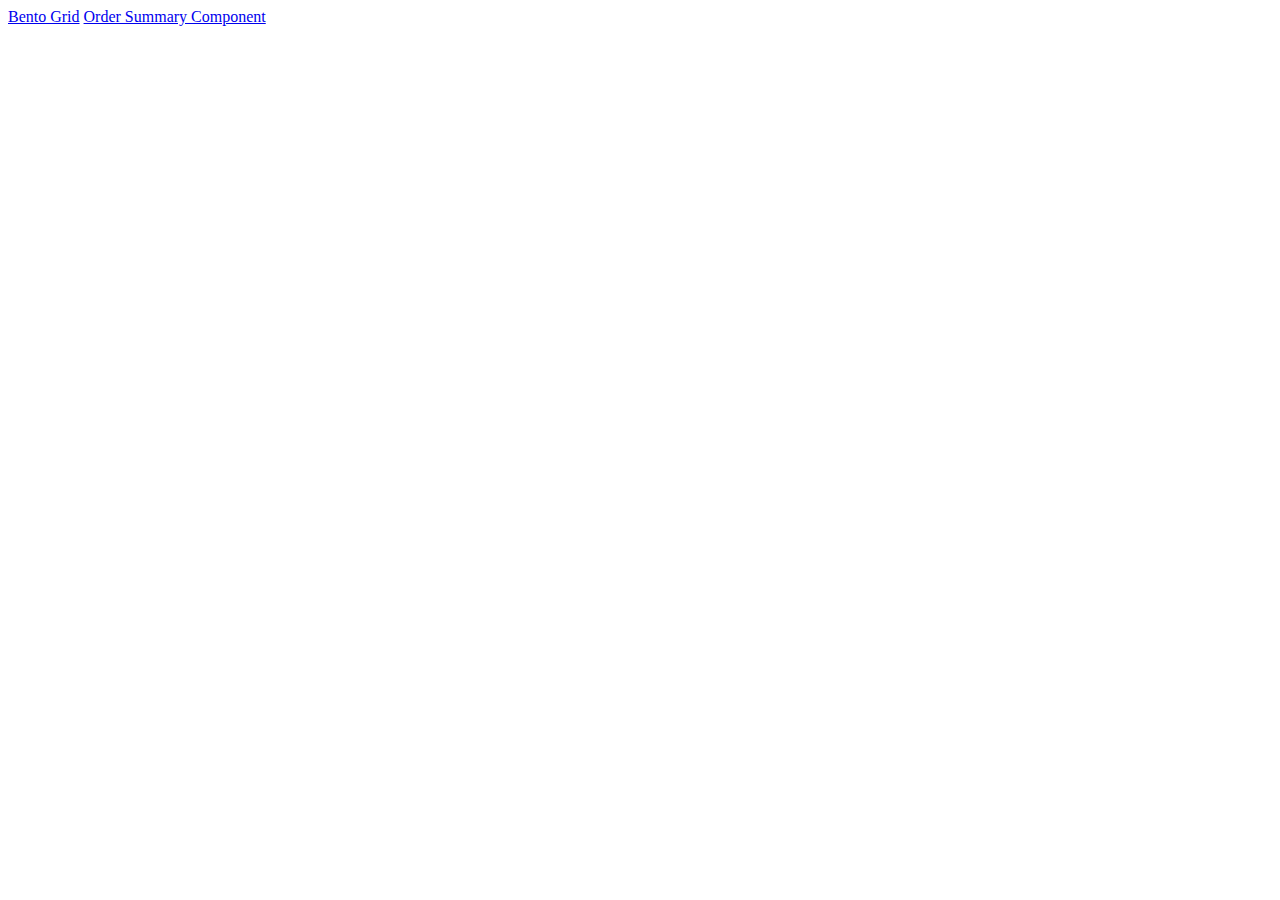
<file: index.html>
<!DOCTYPE html>
<html lang="en">
<head>
    <meta charset="UTF-8">
    <meta name="viewport" content="width=device-width, initial-scale=1.0">
    <title>Links</title>
</head>
<body>
    <a href="./bento-grid/">Bento Grid</a>
    <a href="./order-summary-component/">Order Summary Component</a>
</body>
</html>
</file>
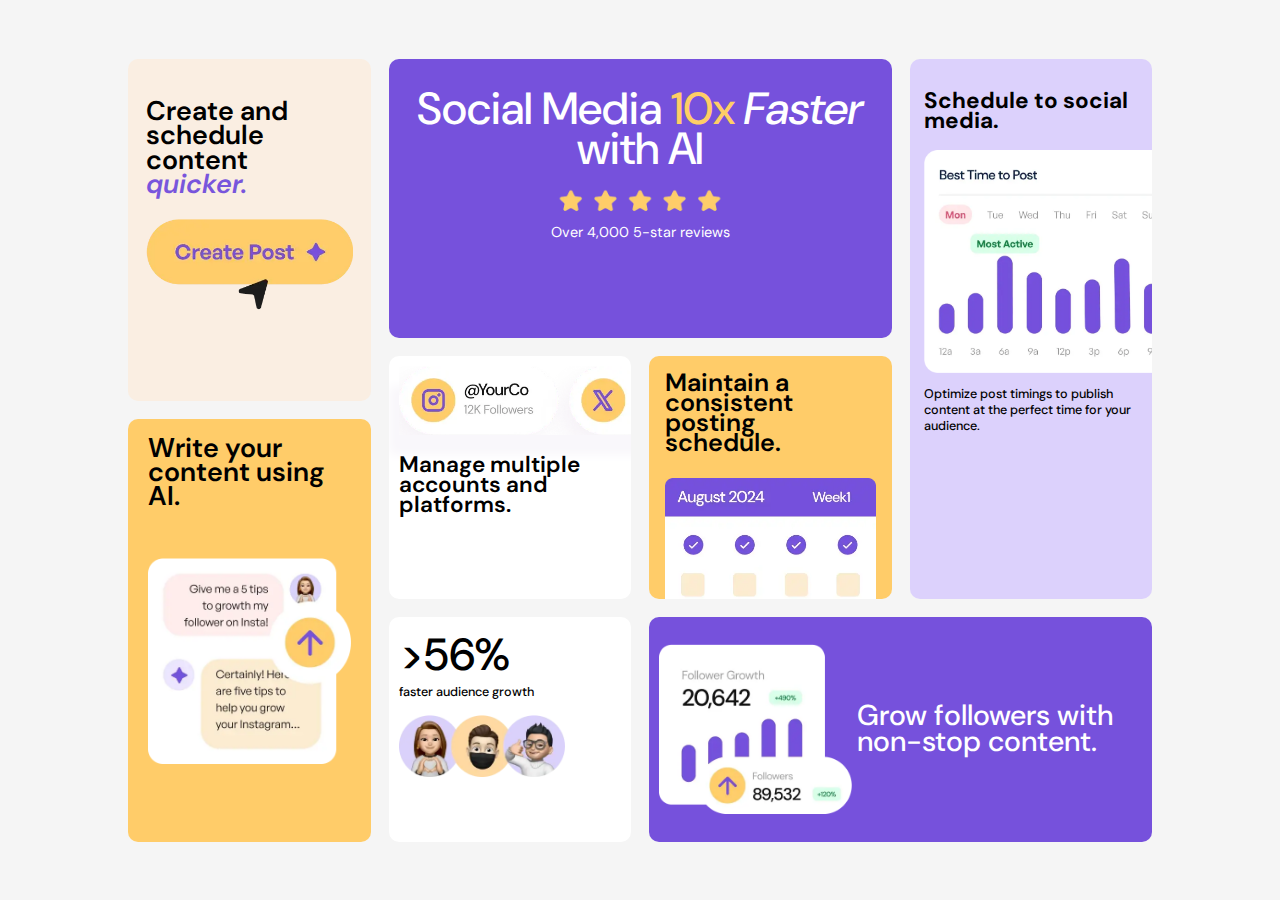
<file: bento-grid/index.html>
<!DOCTYPE html>
<html lang="en">
<head>
    <meta charset="UTF-8">
    <meta name="viewport" content="width=device-width, initial-scale=1.0">
    <title>Bento Grid</title>
    <link rel="shortcut icon" href="images/favicon-32x32.png" type="image/x-icon">
    <link rel="stylesheet" href="style.css">
    <link rel="preconnect" href="https://fonts.googleapis.com">
<link rel="preconnect" href="https://fonts.gstatic.com" crossorigin>
<link href="https://fonts.googleapis.com/css2?family=DM+Sans:ital,opsz,wght@0,9..40,100..1000;1,9..40,100..1000&display=swap" rel="stylesheet">
</head>
<body>
    <div class="container">
        <div class="card">
            <div class="heading">Social Media <span>10x</span> <em>Faster</em> with AI</div>
            <img src="images/illustration-five-stars.webp" alt="five stars">
            <div>Over 4,000 5-star reviews</div>
        </div>
        <div class="card">
            <img src="images/illustration-multiple-platforms.webp" alt="multiple platforms">
            <div>Manage multiple accounts and platforms.</div>
        </div>
        <div class="card">
            <h2>Maintain a consistent posting schedule.</h2>
            <img src="images/illustration-consistent-schedule.webp" alt="consistent schedule">
        </div>
        <div class="card">
            <h2>Schedule to social media.</h2>
            <img src="images/illustration-schedule-posts.webp" alt="schedule posts">
            <p>Optimize post timings to publish content at the perfect time for your audience.</p>
        </div>
        <div class="card">
            <img src="images/illustration-grow-followers.webp" alt="grow followers">
            <div>Grow followers with non-stop content.</div>
        </div>
        <div class="card">
            <h1>&gt;56&percnt;</h1>
            <p>faster audience growth</p>
            <img src="images/illustration-audience-growth.webp" alt="audience growth">
        </div>
        <div class="card">
            <h2>Create and schedule content <em>quicker.</em></h2>
            <img src="images/illustration-create-post.webp" alt="create post">
        </div>
        <div class="card">
            <h2>Write your content using AI.</h2>
            <img src="images/illustration-ai-content.webp" alt="ai content">
        </div>
    </div>
</body>
</html>
</file>
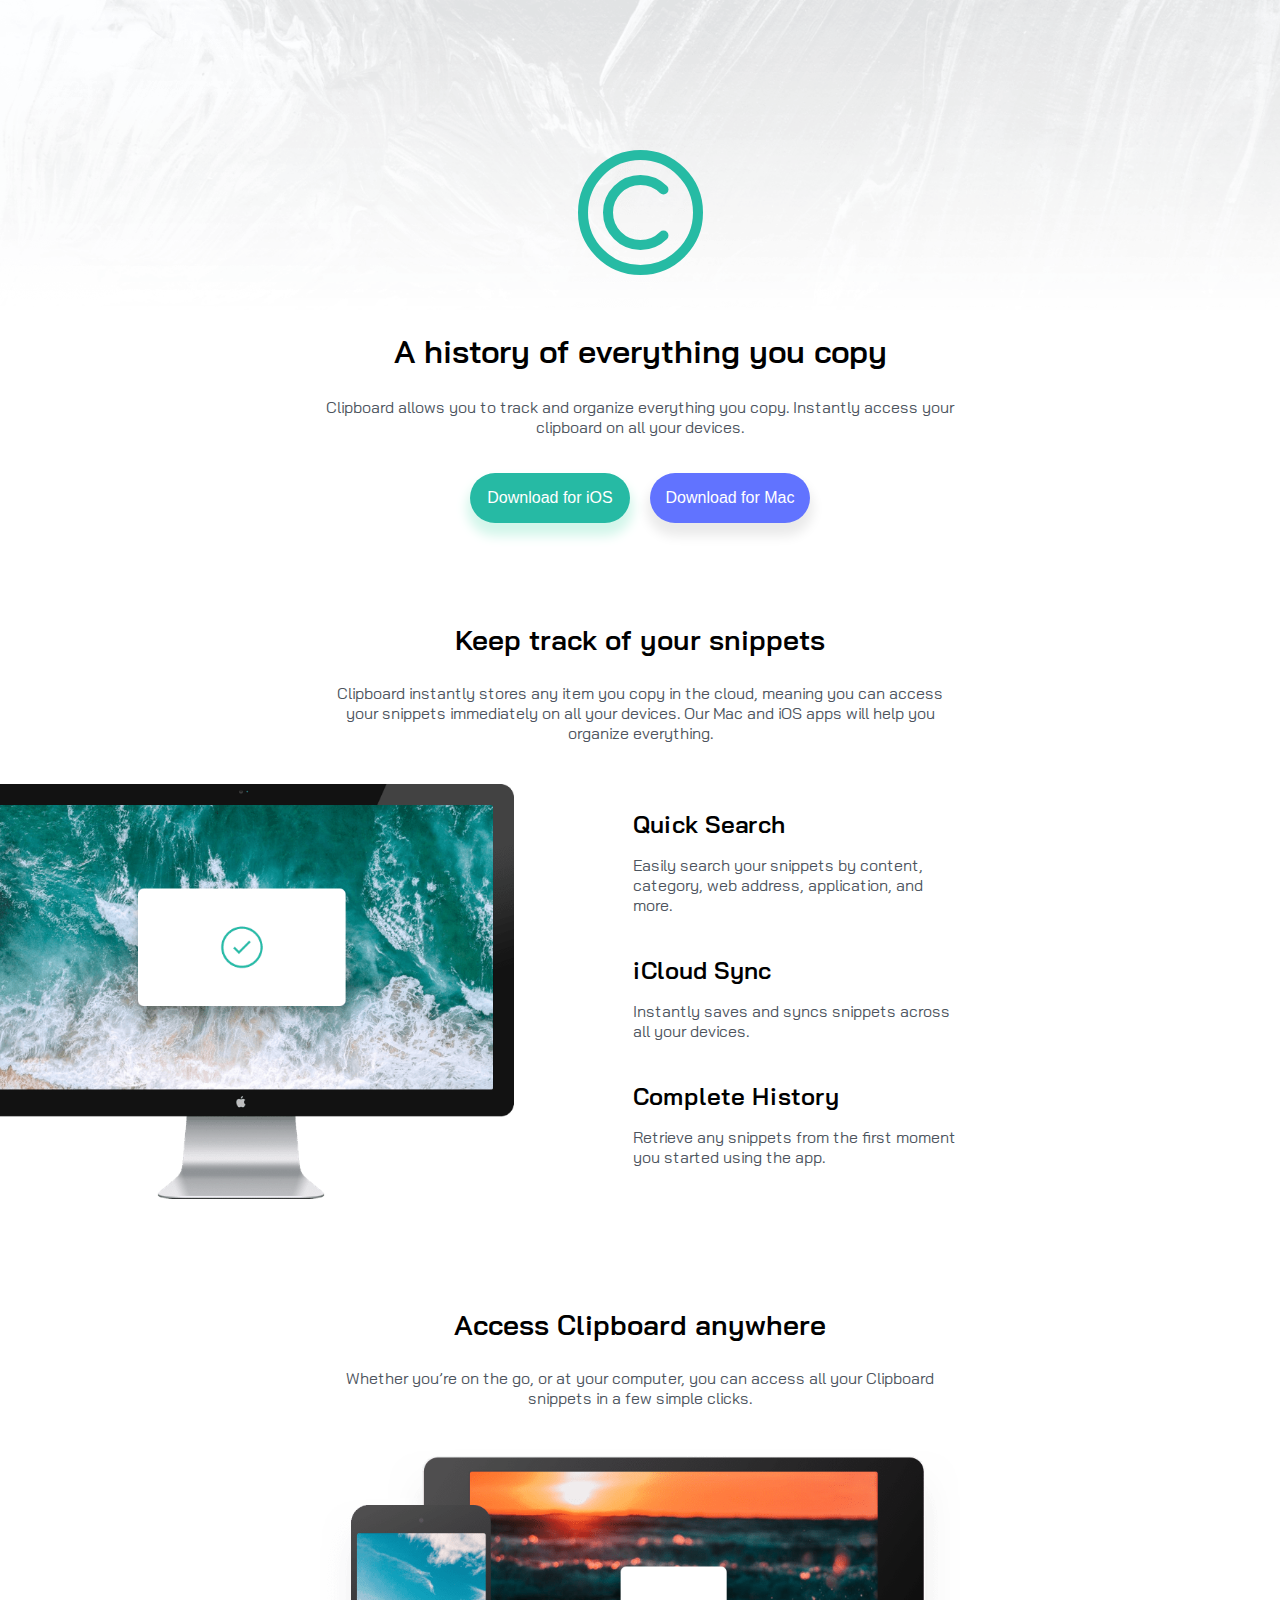
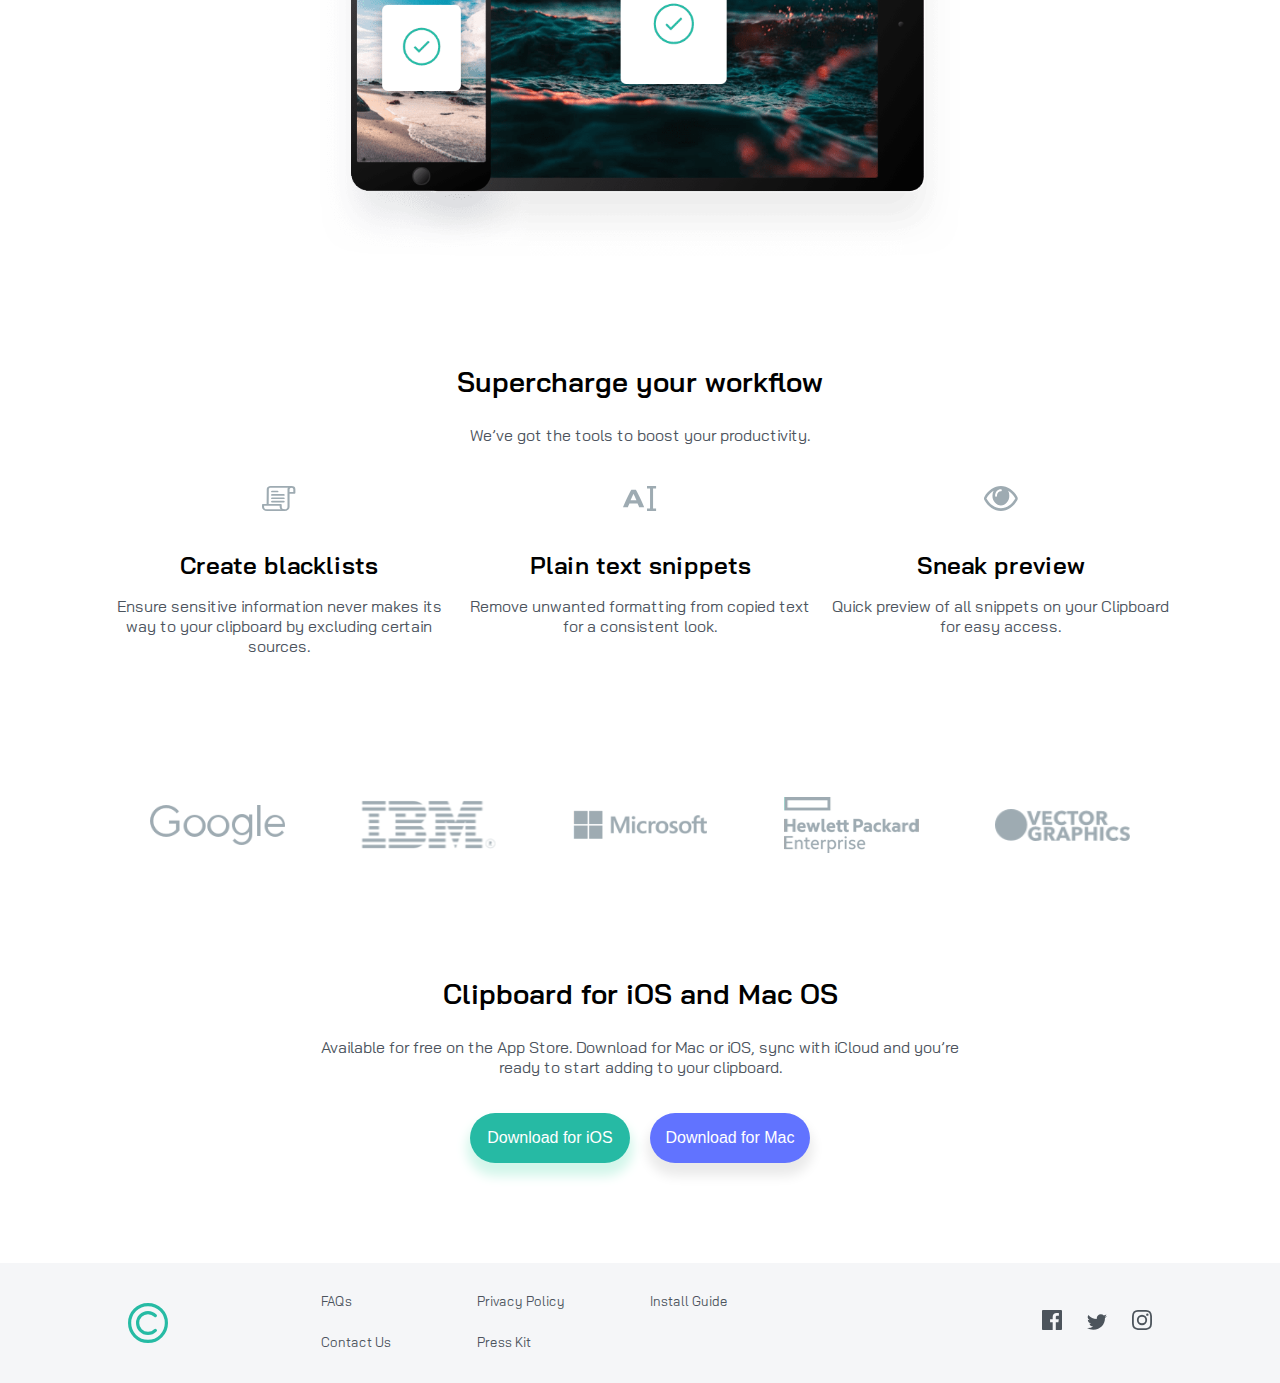
<file: clipboard-landing-page/index.html>
<!DOCTYPE html>
<html lang="en">
<head>
  <meta charset="UTF-8">
  <meta name="viewport" content="width=device-width, initial-scale=1.0">
  <title>Clipboard Landing Page</title>
  <link rel="stylesheet" href="style.css">
  <link rel="shortcut icon" href="favicon-32x32.png" type="image/x-icon">
  <link rel="preconnect" href="https://fonts.googleapis.com">
<link rel="preconnect" href="https://fonts.gstatic.com" crossorigin>
<link href="https://fonts.googleapis.com/css2?family=Bai+Jamjuree:wght@400;600&display=swap" rel="stylesheet">
</head>
<body>
  <header>
    <div class="logo">
      <img src="images/logo.svg" alt="logo">
    </div>
  </header>

  <main>
    <section>
      <h1>A history of everything you copy</h1>
      <p>Clipboard allows you to track and organize everything you 
        copy. Instantly access your clipboard on all your devices.</p>
        <div class="buttons">
        <button class="download">Download for iOS</button>
        <button class="download">Download for Mac</button>
      </div>
    </section>

    <section>
      <h2>Keep track of your snippets</h2>
      <p>Clipboard instantly stores any item you copy in the cloud, 
        meaning you can access your snippets immediately on all your 
        devices. Our Mac and iOS apps will help you organize everything.</p>

        <div class="track">
        <img src="images/image-computer.png" alt="computer-image">

        <div>
        <div>
          <h3>Quick Search</h3>
          <p>Easily search your snippets by content, category, web address, application, and more.</p>
        </div>

        <div>
          <h3>iCloud Sync</h3>
          <p>Instantly saves and syncs snippets across all your devices.</p>
        </div>

        <div>
          <h3>Complete History</h3>
          <p>Retrieve any snippets from the first moment you started using the app.</p>
        </div>
      </div>
    </div>
    </section>

    <section>
      <h2>Access Clipboard anywhere</h2>
      <p>Whether you’re on the go, or at your computer, you can access all your Clipboard 
        snippets in a few simple clicks.</p>
        <img src="images/image-devices.png" alt="devices-image">
    </section>

    <section class="supercharge">
      <h2>Supercharge your workflow</h2>
      <p>We’ve got the tools to boost your productivity.</p>

      <div class="tools">
      <div>
        <img src="images/icon-blacklist.svg" alt="blacklist-icon">
        <h3>Create blacklists</h3>
        <p>Ensure sensitive information never makes its way to your clipboard by excluding certain sources.</p>
      </div>

      <div>
        <img src="images/icon-text.svg" alt="text-icon">
        <h3>Plain text snippets</h3>
        <p>Remove unwanted formatting from copied text for a consistent look.</p>
      </div>

      <div>
        <img src="images/icon-preview.svg" alt="preview-icon">
        <h3>Sneak preview</h3>
        <p>Quick preview of all snippets on your Clipboard for easy access.</p>
      </div>
    </div>

      <div class="partners">
        <img src="images/logo-google.png" alt="google-logo">
        <img src="images/logo-ibm.png" alt="ibm-logo">
        <img src="images/logo-microsoft.png" alt="microsoft-logo">
        <img src="images/logo-hp.png" alt="hp-logo">
        <img src="images/logo-vector-graphics.png" alt="vector-graphics-logo">
      </div>
    </section>
    
    <section>
      <h2>Clipboard for iOS and Mac OS</h2>
      <p>Available for free on the App Store. Download for Mac or iOS, sync with iCloud 
        and you’re ready to start adding to your clipboard.</p>
        <div class="buttons">
        <button class="download">Download for iOS</button>
        <button class="download">Download for Mac</button>
      </div>
    </section>
  </main>

  <footer>
    <img src="images/logo.svg" alt="logo">
    
    <div class="links">
    <a href="/">FAQs</a>
    <a href="/">Contact Us</a>
    <a href="/">Privacy Policy</a>
    <a href="/">Press Kit</a>
    <a href="/">Install Guide</a>
  </div>

    <div class="social">
      <a><img src="images/icon-facebook.svg" alt="facebook-icon"></a>
      <a><img src="images/icon-twitter.svg" alt="twitter-icon"></a>
      <a><img src="images/icon-instagram.svg" alt="instagram-icon"></a>
    </div>
  </footer>
</body>
</html>
</file>
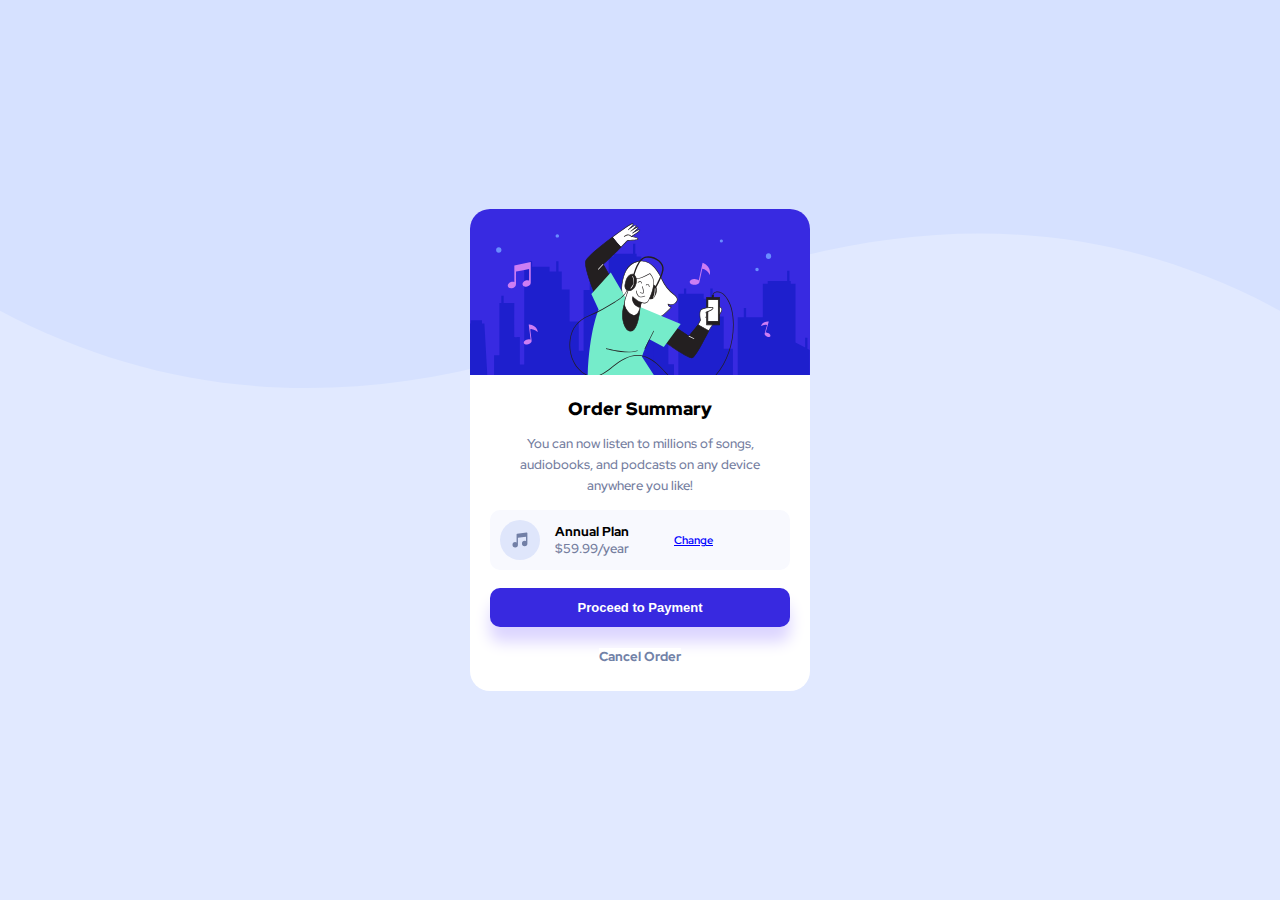
<file: order-summary-component/index.html>
<!DOCTYPE html>
<html lang="en">

<head>
    <meta charset="UTF-8">
    <meta name="viewport" content="width=device-width, initial-scale=1.0">
    <title>Document</title>
    <link rel="preconnect" href="https://fonts.googleapis.com">
    <link rel="preconnect" href="https://fonts.gstatic.com" crossorigin>
    <link href="https://fonts.googleapis.com/css2?family=Red+Hat+Display:ital,wght@0,300..900;1,300..900&display=swap"
        rel="stylesheet">
    <link rel="stylesheet" href="style.css">
    <link rel="shortcut icon" href="images/favicon-32x32.png" type="image/x-icon">
</head>

<body>
    <section class="card">
        <img class="banner" src="images/illustration-hero.svg" alt="illustration hero banner image">
        <div class="text">
            <h1>Order Summary</h1>
            <p class="desc">You can now listen to millions of songs, audiobooks, and podcasts on any device anywhere you
                like!</p>
            <div class="plan">
                <img class="music" src="images/icon-music.svg" alt="">
                <div>
                    <span>Annual Plan</span>
                    <span>&dollar;59.99&sol;year</span>
                </div>
                <a href="">Change</a>
            </div>
            <button class="pay">Proceed to Payment</button>
            <a href="" class="cancel">Cancel Order</a>
        </div>
    </section>
</body>

</html>
</file>
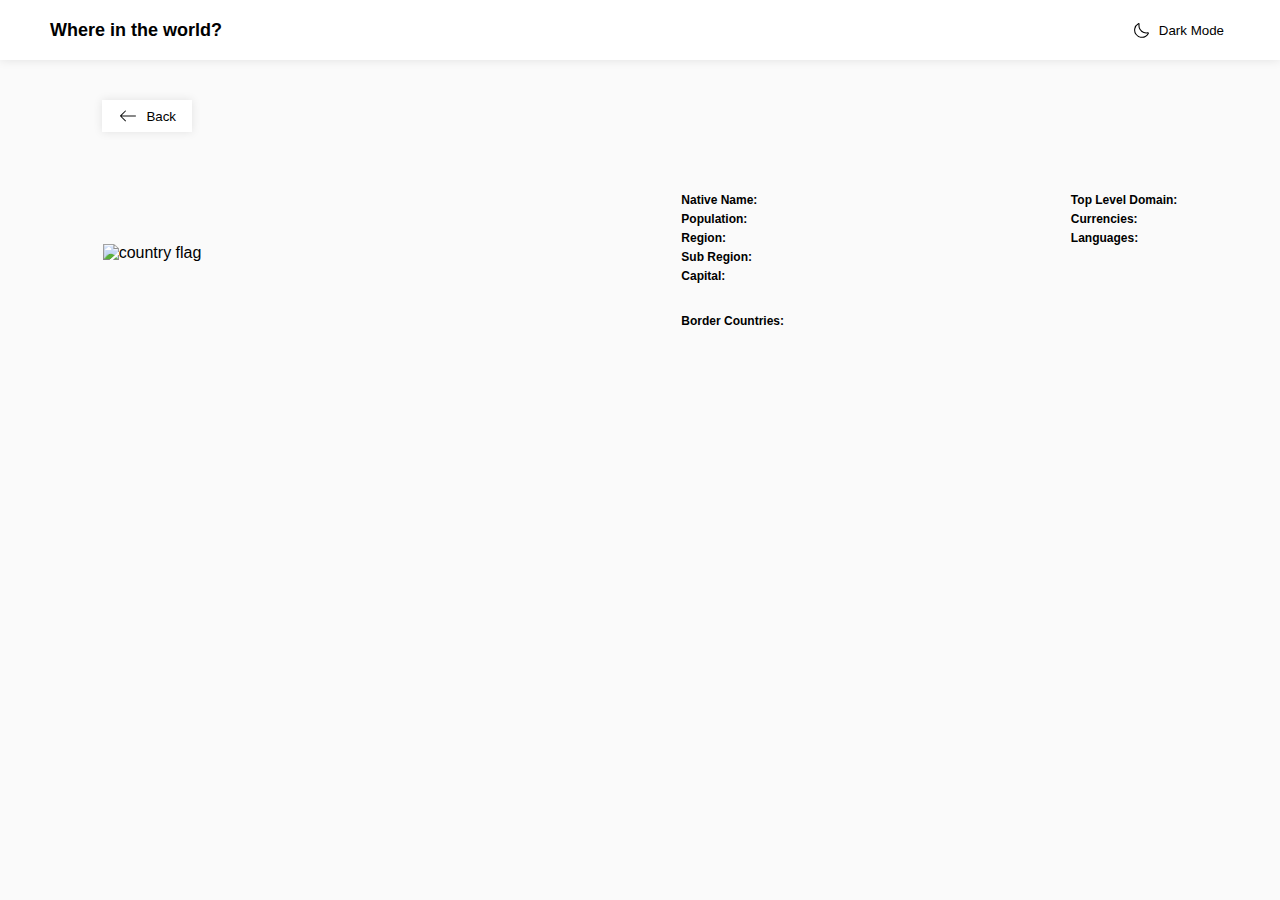
<file: rest-countries-api/country-info.html>
<!DOCTYPE html>
<html lang="en">
<head>
    <meta charset="UTF-8">
    <meta name="viewport" content="width=device-width, initial-scale=1.0">
    <title>Country</title>
    <link rel="stylesheet" href="country-info.css">
    <script src="country-info.js" defer></script>
</head>
<body>
    <header>
        <h1>Where in the world?</h1>
        <button class="mode"><svg data-name="Layer 2" id="Layer_2" viewBox="0 0 35 35" xmlns="http://www.w3.org/2000/svg"><path class="mode-icon" d="M18.44,34.68a18.22,18.22,0,0,1-2.94-.24,18.18,18.18,0,0,1-15-20.86A18.06,18.06,0,0,1,9.59.63,2.42,2.42,0,0,1,12.2.79a2.39,2.39,0,0,1,1,2.41L11.9,3.1l1.23.22A15.66,15.66,0,0,0,23.34,21h0a15.82,15.82,0,0,0,8.47.53A2.44,2.44,0,0,1,34.47,25,18.18,18.18,0,0,1,18.44,34.68ZM10.67,2.89a15.67,15.67,0,0,0-5,22.77A15.66,15.66,0,0,0,32.18,24a18.49,18.49,0,0,1-9.65-.64A18.18,18.18,0,0,1,10.67,2.89Z"/></svg>Dark Mode</button>
    </header>

    <main>
        <button class="back"><svg enable-background="new 0 0 32 32" height="32px" id="Слой_1" version="1.1" viewBox="0 0 32 32" width="32px" xml:space="preserve" xmlns="http://www.w3.org/2000/svg" xmlns:xlink="http://www.w3.org/1999/xlink"><path class="back-icon" clip-rule="evenodd" d="M31.106,15H3.278l8.325-8.293  c0.391-0.391,0.391-1.024,0-1.414c-0.391-0.391-1.024-0.391-1.414,0l-9.9,9.899c-0.385,0.385-0.385,1.029,0,1.414l9.9,9.9  c0.391,0.391,1.024,0.391,1.414,0c0.391-0.391,0.391-1.024,0-1.414L3.278,17h27.828c0.552,0,1-0.448,1-1  C32.106,15.448,31.658,15,31.106,15z" fill="#121313" fill-rule="evenodd" id="Arrow_Back"/><g/><g/><g/><g/><g/><g/></svg>Back</button>
        <div class="country">
            <img id="flag" alt="country flag">
            <div class="details">
                <h2 id="name"></h2>
                <div class="info-list">
                <div>
                    <p>Native Name: <span id="nativeName"></span></p>
                    <p>Population: <span id="population"></p>
                    <p>Region: <span id="region"></span></p>
                    <p>Sub Region: <span id="subregion"></span></p>
                    <p>Capital: <span id="capital"></span></p>
                </div>
                <div>
                    <p>Top Level Domain: <span id="topLevelDomain"></span></p>
                    <p>Currencies: <span id="currencies"></span></p>
                    <p>Languages: <span id="languages"></span></p>
                </div>
            </div>
                <p class="borders">Border Countries:</p> <ul id="borderCountries"></ul>
            </div>
        </div>
    </main>
</body>
</html>
</file>
<file: bento-grid/style.css>
body {
    margin: 0;
    padding: 0;
    background-color: #F5F5F5;
}

.container {
    display: flex;
    flex-direction: column;
    align-items: center;
    gap: 30px;
    margin: auto;
    margin-block: 30px;
    font-family: "DM Sans", sans-serif;
    font-size: 18px;
}

.card {
    border-radius: 10px;
    display: flex;
    flex-direction: column;
    max-width: 300px;
    width: 90%;
    box-sizing: border-box;
}

.card:first-child {
    background-color: #7651DC;
    color: white;
    align-items: center;
    padding-block: 12px 35px;
    text-align: center;
}

.card:first-child span {
    color: #FFCE66;
}

.card:first-child img {
    width: 55%;
    margin-block: 0 8px;
}

.card:first-child div:first-child {
    font-size: 2.5em;
    font-weight: 500;
    line-height: 0.9;
    padding: 25px;
}

.card:first-child div:nth-child(3) {
    font-size: 1em;
}

.card:nth-child(2) {
    background-color: white;
    font-size: 1.25em;
    font-weight: 600;
    line-height: .9;
    gap: 20px;
    padding: 20px;
}

.card:nth-child(2) img {
    box-shadow: -10px 20px 10px #F9F7FB;
}

.card:nth-child(3) {
    background-color: #FFCC69;
    padding-inline: 16px;
    overflow: hidden;
}

.card:nth-child(3) h2,
.card:nth-child(8) h2 {
    margin-block: 17px 0;
    line-height: 1;
    font-weight: 600;
    font-size: 1.5em;
}

.card:nth-child(3) img {
    width: 68%;
    position: relative;
    bottom: -20px;
}

.card:nth-child(4) {
    background-color: #DCD1FC;
    padding: 18px;
    text-align: center;
}

.card:nth-child(4) p {
    font-size: 1em;
    font-weight: 500;
    padding-inline: 14px;
}

.card:nth-child(5) {
    color: white;
    background-color: #7651DC;
    align-items: center;
    font-size: 1.6em;
    font-weight: 500;
    line-height: .9;
    text-align: center;
    padding: 20px;
    gap: 20px;
}

.card:nth-child(5) div {
    padding-inline: 20px;
}

.card:nth-child(5) img {
    width: 75%;
}

.card:nth-child(6) {
    background-color: white;
    padding: 20px;
}

.card:nth-child(6) h1 {
    margin: 0;
    font-size: 2.5em;
    font-weight: 500;
}

.card:nth-child(6) p {
    margin-top: 0;
    font-weight: 500;
    font-size: 1em;
}

.card:nth-child(6) img {
    width: 60%;
}

.card:nth-child(7) {
    background-color: #FAEEE2;
    padding-inline: 30px;
    padding-block: 10px 30px;
}

.card:nth-child(7) h2 {
    font-size: 1.5em;
    font-weight: 600;
    line-height: .9;
}

.card:nth-child(7) em {
    color: rgb(120, 85, 220);
}

.card:nth-child(7) img {
    width: 70%;
}

.card:nth-child(8) {
    background-color: #FFCC69;
    padding-inline: 20px;
    padding-bottom: 20px;
}

.card:nth-child(8) img {
    width: 60%;
    margin-top: 20px;
}

@media screen and (min-width: 768px) {
    body {
        display: flex;
        align-items: center;
        height: 100vh;
    }

    .container {
        display: grid;
        grid-template-rows: 31vh 5vh 20vh 25vh;
        grid-template-columns: repeat(4, 1fr);
        gap: 18px;
        font-size: 15px;
        align-items: stretch;
        width: 70%;
    }

    .card:first-child {
        grid-column: 2 / 4;
    }

    .card:first-child img {
        width: 33%;
    }

    .card:first-child div:first-child {
        padding: 18px;
    }

    .card:first-child div:nth-child(3) {
        font-size: 0.8em;
    }

    .card:nth-child(2) {
        grid-column: 2 / 3;
        grid-row: 2 / 4;
        padding: 10px;
    }

    .card:nth-child(2) img {
        width: 147%;
    }

    .card:nth-child(3) {
        grid-row: 2 / 4;
        grid-column: 3 / 4;
    }

    .card:nth-child(3) h2 {
        font-size: 1.4em;
        line-height: 0.8;
    }

    .card:nth-child(3) img {
        width: 100%;
        bottom: -25px;
    }

    .card:nth-child(4) {
        grid-column: 4 / 5;
        grid-row: 1 / 4;
        text-align: unset;
        padding: 14px;
    }

    .card:nth-child(4) h2 {
        line-height: 0.9;
        font-size: 1.25em;
    }

    .card:nth-child(4) img {
        width: 250px;
    }

    .card:nth-child(4) p {
        padding-inline: 0;
        font-size: 0.7em
    }


    .card:nth-child(5) {
        grid-column: 3 / 5;
        grid-row: 4 / 5;
        flex-direction: row;
        text-align: unset;
        padding: 10px;
        gap: 0;
    }

    .card:nth-child(5) div {
        padding: 5px;
    }

    .card:nth-child(5) img {
        width: 40%;
    }

    .card:nth-child(6) {
        grid-row: 4 / 5;
        grid-column: 2 / 3;
        padding: 8px 10px;
    }

    .card:nth-child(6) p {
        font-size: 0.7em;
        margin-bottom: 15px;
    }

    .card:nth-child(6) img {
        width: 75%;
    }

    .card:nth-child(7) {
        grid-column: 1 / 2;
        grid-row: 1 / 3;
        padding: 18px;
    }

    .card:nth-child(7) img {
        width: 100%;
    }

    .card:nth-child(8) {
        grid-row: 3 / 5;
        grid-column: 1 / 2;
    }

    .card:nth-child(8) h2 {
        line-height: 0.9;
    }

    .card:nth-child(8) img {
        width: 100%;
        max-width: unset;
        margin-top: 50px;
    }

    .card {
        overflow: hidden;
        max-width: unset;
        width: unset;
    }
}

@media screen and (min-width: 1200px) {
    .container {
        font-size: 18px;
        width: 80%;
    }
}
</file>
<file: clipboard-landing-page/style.css>
body {
    margin: 0;
    padding: 0;
    text-align: center;
    font-family: "Bai Jamjuree", sans-serif;
    font-size: 18px;
}

h1, h2, h3 {
    font-weight: 600;
    margin-bottom: 10px;
}

h1 {
    font-size: 24px;
}

h2 {
    font-size: 20px;
}

h3 {
    font-size: 16px;
}

p {
    color: hsl(210, 10%, 33%);
    font-weight: 400;
    font-size: 12px;
}

main {
    margin-inline: auto;
    width: 100%;
    display: flex;
    flex-direction: column;
    gap: 75px;
    padding-bottom: 100px;
    box-sizing: border-box;
}

section {
    display: flex;
    flex-direction: column;
    padding-inline: 60px;
}

.logo {
    background-image: url(images/bg-header-mobile.png);
    background-size: cover;
    padding-block: 150px 30px;
    padding-inline: 0;
}

.logo img {
    max-width: 150px;
}

.download {
    border-radius: 25px;
    color: white;
    height: 50px;
    border-width: 0;
    margin-top: 20px;
    font-size: 16px;
    width: 100%;
}

.download:nth-last-child(2) {
    background-color: hsl(171, 66%, 44%);
    box-shadow: 0 10px 12px 3px #D2F6EA;
}

.download:last-child {
    background-color: hsl(233, 100%, 69%);
    box-shadow: 0 10px 12px 3px #EAEAEA;
}

section img {
    width: 100%;
    margin-block: 25px 10px;
    margin-inline: auto;
}

.tools img {
    width: 34px;
    height: 25px;
}

.partners {
    margin-block: 50px;
    display: flex;
    flex-direction: column;
}

.partners img {
    width: 100px;
    margin-block: 25px;
}

footer {
    background-color: #F5F6F8;
    display: flex;
    flex-direction: column;
    gap: 25px;
    padding-block: 30px;
}

footer > img {
    width: 40px;
    margin-inline: auto;
}

footer .links {
    display: flex;
    flex-direction: column;
    gap: 25px;
}

footer a {
    text-decoration-line: none;
    color: hsl(210, 10%, 33%);
    font-size: 13px;
    font-weight: 400;
}

footer .social {
    margin-top: 15px;
}

footer .social img {
    width: 20px;
}

footer .social a:nth-child(2){
    margin-inline: 20px;
}

@media (min-width: 376px) {

    .logo {
        background-image: url(images/bg-header-desktop.png);
    }

    .buttons {
        display: flex;
        justify-content: center;
        gap: 20px;
    }

    .download {
        min-width: 160px;
        width: 18%;
    }

    section {
        padding-inline: 25%;
    }
    
    .track {
        display: flex;
        gap: 12%;
        margin-left: -55%;
    }

    .track img {
        width: 55%;
    }

    .track > div {
        text-align: start;
        display: flex;
        flex-direction: column;
        justify-content: center;
    }

    .supercharge {
        padding-inline: 5%;
    }

    .tools {
        display: flex;
        flex-shrink: 0;
        justify-content: center;
        gap: 15px;
    }

    .tools div {
        flex-shrink: 0;
        width: 30%;
    }

    .partners {
        flex-direction: row;
        padding-inline: 5%;
        align-items: center;
        gap: 20px;
        margin-block: 100px 0;
    }

    .partners img {
        width: 13%;
        height: 15%;
    }

    footer {
        flex-direction: row;
        height: 60px;
        text-align: start;
        align-items: center;
    }

    footer > img {
        margin-inline: 10%;
    }

    footer .links {
        display: flex;
        flex-direction: column;
        flex-wrap: wrap;
        column-gap: 10%;
        width: 35%;
        height: 100%;
    }

    footer .social {
        margin-inline: auto 10%;
        margin-top: 0;
    }
    
    h1 {
        font-size: 32px;
    }

    h2 {
        font-size: 28px;
    }

    h3 {
        font-size: 24px;
    }

    p {
        font-size: 16px;
    }
}
</file>
<file: order-summary-component/style.css>
body {
    background-image: url(images/pattern-background-mobile.svg);
    display: flex;
    justify-content: center;
    align-items: center;
    background-repeat: repeat-x;
    margin: 0;
    height: 100vh;
    background-color: #E1E9FF;
}

.card {
    border-radius: 20px;
    display: flex;
    flex-direction: column;
    max-width: 280px;
    align-items: center;
    width: 90%;
    font-size: 16px;
    column-gap: 10%;
    overflow: hidden;
    background-color: white;
    font-family: "Red Hat Display", "sans-serif";
    text-align: center;
}

h1 {
    font-size: 18px;
    font-weight: 900;
}

.text {
    padding-inline: 20px;
    padding-top: 10px;
    padding-bottom: 25px;
}

.text p {
    font-size: 13px;
    font-weight: 550;
    color: #757E9F;
    padding-inline: 10px;
    line-height: 1.6;
    margin-block: 14px;
}

.banner {
    width: 100%;
}

.plan {
    display: flex;
    align-items: center;
    background-color: #F8F9FE;
    border-radius: 10px;
    font-size: 13px;
    padding: 10px;
}

.plan div{
    display: flex;
    flex-direction: column;
    margin-inline: 15px 45px;
}

.plan span:first-child{
    font-weight: 800;
}

.plan span:nth-child(2){
    color: #757E9F;
    font-weight: 600;
}

.plan a {
    color: blue;
    font-size: 11px;
    font-weight: 650;
}

button {
    padding: 10px;
    width: 100%;
}

img[class="music"] {
    width: 40px;
    height: 40px;
}

.pay {
    background-color: hsl(245, 75%, 52%);
    color: white;
    border-radius: 10px;
    border: 0;
    box-shadow: 0px 15px 15px #DCD5FF;
    margin-block: 18px;
    font-weight: 800;
    font-size: 13px;
    height: 39px;
}

.pay:hover {
    cursor: pointer;
}

.cancel {
    background-color: white;
    color: #7282A7;
    text-decoration: none;
    margin: 30px;
    font-weight: 800;
    font-size: 13px;
}

@media screen and (min-width:768px) {
    body {
        background-image: url(images/pattern-background-desktop.svg);
        background-size: contain;
    }

    .card {
        max-width: 340px;
    }
}
</file>
<file: rest-countries-api/country-info.css>
body {
    margin: 0;
    padding: 0;
    font-family: "Nunito Sans", sans-serif;
    background-color: var(--light-bg-primary);
    --light-bg-primary: #FAFAFA;
    --light-bg-secondary: white;
    --light-color: black;
    --dark-bg-primary: #202D36;
    --dark-bg-secondary: #2B3743;
    --dark-color: white;
    --box-shadow: 0 0 10px rgba(0, 0, 0, .1);
    --bg-hover: rgba(0, 0, 0, .1);
}

.dark {
    color: var(--dark-color);
    background-color: var(--dark-bg-primary);
}

header {
    display: flex;
    justify-content: space-between;
    align-items: center;
    padding: 15px 20px;
    box-shadow: var(--box-shadow);
    height: 30px;
    background-color: var(--light-bg-secondary);
}

header h1 {
    font-size: 18px;
    font-weight: 800;
}

.dark header {
    background-color: var(--dark-bg-secondary);
    box-shadow: 0 0 10px var(--dark-shadow-color);
}

.mode {
    display: flex;
    align-items: center;
    gap: 10px;
    background-color: inherit;
    border: none;
    font-weight: 300;
    height: 100%;
}

.mode:hover {
    cursor: pointer;
    background-color: var(--bg-hover);
}

.dark .mode {
    color: var(--dark-color);
}

.dark .mode:hover {
    background-color: var(--bg-hover);
}

.mode svg {
    width: 15px;
}

.dark .mode-icon {
    fill: white;
}

.back {
    display: flex;
    align-items: center;
    background-color: var(--light-bg-secondary);
    border: none;
    gap: 8px;
    box-shadow: var(--box-shadow);
    height: 30px;
    padding: 16px;
    margin: 40px 8%;
}

.back:hover {
    cursor: pointer;
    background-color: var(--bg-hover);
}

.dark .back {
    color: var(--dark-color);
    background-color: var(--dark-bg-secondary);
    box-shadow: var(--box-shadow);
}

.dark .back:hover {
    background-color: var(--bg-hover);
}

.back svg{
    width: 20px;
    height: 16px;
}

.dark .back-icon {
    fill: white;
}

.country {
    display: flex;
    justify-content: space-evenly;
    flex-direction: column;
    margin-inline: 20px;
}

.country img {
    width: 100%;
    margin-inline: auto;
}

.details p {
    font-weight: 600;
    margin-block: 5px;
}

.details span {
    font-weight: 400;
}

.details ul {
    margin: 0;
    padding: 0;
}

.details li {
    list-style-type: none;
    display: inline-block;
    margin: 5px;
    background-color: var(--light-bg-secondary);
    padding: 4px 10px;
    box-shadow: var(--box-shadow);
    font-weight: 400;
    font-size: 12px;
}

.dark .details li {
    background-color: var(--dark-bg-secondary);
    box-shadow: var(--box-shadow);
}

.details .borders {
    margin-top: 26px;
    display: inline-block;
}

.details ul {
    display: inline;
}

.info-list {
    display: flex;
    flex-direction: column;
    justify-content: space-between;
    gap: 30px;
}

.details {
    font-size: 12px
}

@media (min-width: 768px) {

    header {
        padding-inline: 50px;
    }

    .country {
        flex-direction: row;
        align-items: center;
    }

    .country img {
        width: 40%;
        margin-inline: 0;
        max-height: 300px;
    }

    .info-list {
        flex-direction: row;
    }

    .details {
        width: 40%;
        height: 100%;
    }

    .details h2 {
        margin-block: 16px;
    }

}
</file>
